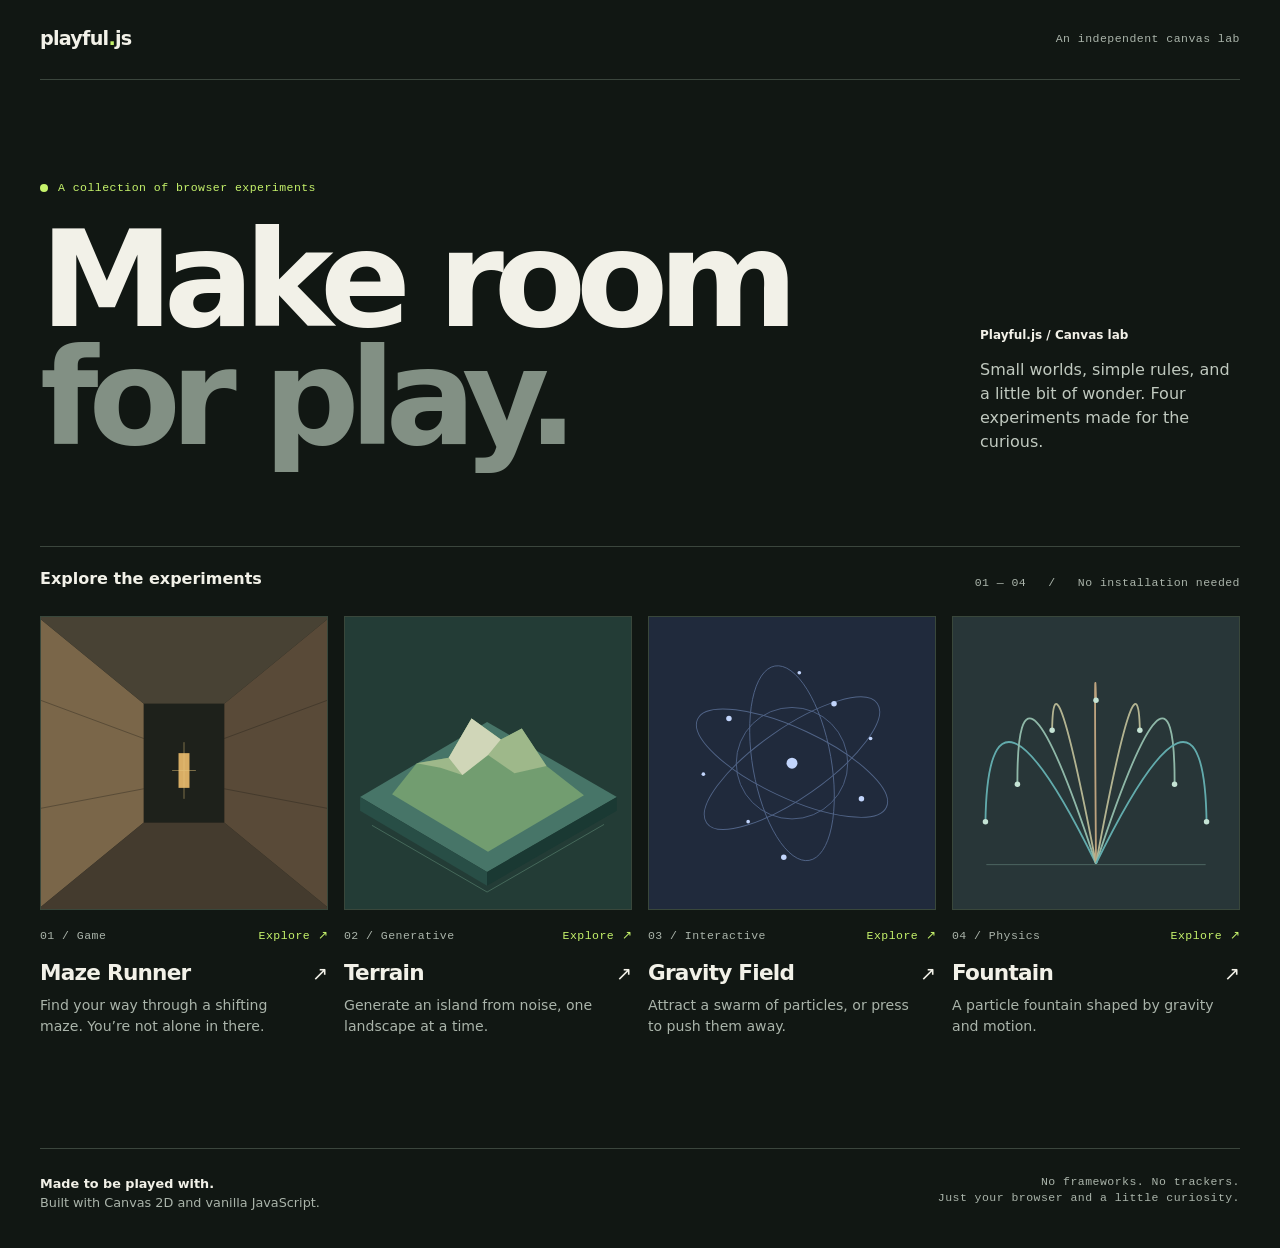
<file: index.html>
<!doctype html>
<html lang="en">
<head>
  <meta charset="utf-8">
  <meta name="viewport" content="width=device-width, initial-scale=1">
  <meta name="description" content="A collection of dependency-free canvas experiments: a raycaster, procedural terrain and particle simulations.">
  <meta name="theme-color" content="#111713">
  <title>Playful.js — Canvas experiments</title>
  <style>
    :root{color-scheme:dark;--bg:#111713;--surface:#1a211c;--ink:#f2f1e8;--muted:#aab4aa;--line:#3b463d;--accent:#c6f36b}*{box-sizing:border-box}html{scroll-behavior:smooth}body{margin:0;background:var(--bg);color:var(--ink);font:16px/1.5 system-ui,-apple-system,BlinkMacSystemFont,"Segoe UI",sans-serif}a{color:inherit}a:focus-visible{outline:2px solid var(--accent);outline-offset:5px}.shell{width:min(1376px,calc(100% - 80px));margin:auto}.topbar{height:80px;display:flex;align-items:center;justify-content:space-between;border-bottom:1px solid var(--line)}.brand{font-weight:750;letter-spacing:-.04em;font-size:1.2rem;text-decoration:none}.brand span{color:var(--accent)}.top-note,.mono{font:500 .72rem/1.4 ui-monospace,SFMono-Regular,Consolas,monospace;letter-spacing:.04em}.top-note{color:var(--muted)}.hero{display:grid;grid-template-columns:1fr 260px;gap:40px;padding:100px 0 88px;align-items:end}.kicker{display:flex;align-items:center;gap:10px;color:var(--accent);margin:0 0 25px}.kicker:before{content:"";width:8px;height:8px;background:var(--accent);border-radius:50%}h1{font-size:clamp(4.5rem,10.5vw,9.5rem);line-height:.88;letter-spacing:-.075em;font-weight:600;margin:0}h1 span{color:#829084}.intro{font-size:1rem;color:#c0c9bf;max-width:250px;margin:0 0 4px}.intro strong{display:block;color:var(--ink);font-size:.75rem;margin-bottom:14px;font-weight:600}.section-head{display:flex;justify-content:space-between;align-items:end;border-top:1px solid var(--line);padding:20px 0 25px}.section-head h2{font-size:1rem;margin:0;font-weight:600}.section-head p{color:var(--muted);margin:0}.grid{display:grid;grid-template-columns:repeat(4,minmax(0,1fr));gap:16px}.card{text-decoration:none;min-width:0;display:block}.art{height:clamp(200px,23vw,320px);position:relative;overflow:hidden;background:#29352c;border:1px solid #39473b;transition:border-color .2s}.card:hover .art{border-color:#9daf92}.art svg{width:100%;height:100%;display:block;transition:transform .4s ease}.card:hover svg{transform:scale(1.035)}.card-meta{display:flex;justify-content:space-between;color:var(--muted);margin-top:18px}.card-meta span:last-child{color:var(--accent)}.card-title{display:flex;justify-content:space-between;align-items:baseline;gap:8px;margin:13px 0 5px}.card-title h3{margin:0;font-size:1.35rem;letter-spacing:-.035em;font-weight:600}.arrow{font-size:1.2rem;transition:transform .2s}.card:hover .arrow{transform:translate(3px,-3px)}.card p{color:var(--muted);font-size:.88rem;line-height:1.55;margin:0;max-width:270px}.bottom{margin-top:110px;padding:25px 0 35px;border-top:1px solid var(--line);display:flex;justify-content:space-between;gap:24px;color:var(--muted);font-size:.8rem}.bottom strong{color:var(--ink);font-weight:600}.bottom p{margin:0}.bottom .mono{text-align:right}@media(max-width:900px){.shell{width:calc(100% - 48px)}.hero{padding:75px 0 65px}.grid{grid-template-columns:repeat(2,minmax(0,1fr));gap:36px 16px}.art{height:280px}}@media(max-width:600px){.shell{width:calc(100% - 36px)}.topbar{height:64px}.top-note{font-size:.65rem}.hero{display:block;padding:70px 0 56px}.intro{max-width:340px;margin-top:30px}.section-head p{font-size:.65rem}.grid{grid-template-columns:1fr;gap:34px}.art{height:260px}.bottom{margin-top:70px;display:block}.bottom .mono{text-align:left;margin-top:20px}}@media(prefers-reduced-motion:reduce){html{scroll-behavior:auto}*,*:before,*:after{transition:none!important}}
  </style>
</head>
<body>
<div class="shell">
  <nav class="topbar" aria-label="Site"><a class="brand" href="./">playful<span>.</span>js</a><span class="top-note">An independent canvas lab</span></nav>
  <header class="hero"><div><p class="kicker mono">A collection of browser experiments</p><h1>Make room<br><span>for play.</span></h1></div><p class="intro"><strong>Playful.js / Canvas lab</strong>Small worlds, simple rules, and a little bit of wonder. Four experiments made for the curious.</p></header>
  <main><div class="section-head"><h2>Explore the experiments</h2><p class="mono">01 — 04 &nbsp; / &nbsp; No installation needed</p></div>
    <section class="grid" aria-label="Experiments">
      <a class="card" href="raycaster/"><div class="art" aria-hidden="true"><svg viewBox="0 0 320 320" preserveAspectRatio="xMidYMid slice"><rect width="320" height="320" fill="#352f25"/><path d="M0 0h320v320H0z" fill="#29271f"/><path d="M0 0l116 95v130L0 320z" fill="#7a6649"/><path d="M320 0L204 95v130l116 95z" fill="#594a38"/><path d="M0 0h320L204 95h-88z" fill="#484234"/><path d="M0 320h320L204 225h-88z" fill="#443b2e"/><path d="M116 95h88v130h-88z" fill="#1e211b"/><path d="M154 149h12v38h-12z" fill="#d8ad64"/><path d="M160 137v62M147 168h26" stroke="#eac880" opacity=".5"/><path d="M0 90l116 43M0 210l116-22M320 90l-116 43M320 210l-116-22" stroke="#211f19" opacity=".4"/></svg></div><div class="card-meta mono"><span>01 / Game</span><span>Explore ↗</span></div><div class="card-title"><h3>Maze Runner</h3><span class="arrow" aria-hidden="true">↗</span></div><p>Find your way through a shifting maze. You’re not alone in there.</p></a>
      <a class="card" href="terrain/"><div class="art" aria-hidden="true"><svg viewBox="0 0 320 320" preserveAspectRatio="xMidYMid slice"><rect width="320" height="320" fill="#233c36"/><path d="M20 197L159 115l142 82-142 82z" fill="#477568"/><path d="M20 197v15l139 82v-15z" fill="#284e46"/><path d="M301 197v15l-142 82v-15z" fill="#1a3933"/><path d="M55 194l27-34 35-6 25-43 32 23 23-12 27 41 41 32-105 62z" fill="#729d70"/><path d="M82 160l35-6 25-43 32 23 23-12 27 41-35 8-29-20-28 22-24-8z" fill="#9eb88a"/><path d="M117 154l25-43 32 23-14 17-28 22z" fill="#d0d6b8"/><path d="M33 228l126 73 128-74" fill="none" stroke="#8ec5a8" opacity=".35"/></svg></div><div class="card-meta mono"><span>02 / Generative</span><span>Explore ↗</span></div><div class="card-title"><h3>Terrain</h3><span class="arrow" aria-hidden="true">↗</span></div><p>Generate an island from noise, one landscape at a time.</p></a>
      <a class="card" href="particles/"><div class="art" aria-hidden="true"><svg viewBox="0 0 320 320" preserveAspectRatio="xMidYMid slice"><rect width="320" height="320" fill="#202a3c"/><g fill="none" stroke="#809dd1" opacity=".5"><ellipse cx="160" cy="160" rx="114" ry="38" transform="rotate(-35 160 160)"/><ellipse cx="160" cy="160" rx="114" ry="38" transform="rotate(25 160 160)"/><ellipse cx="160" cy="160" rx="108" ry="43" transform="rotate(80 160 160)"/><circle cx="160" cy="160" r="61"/></g><g fill="#c2d5fc"><circle cx="160" cy="160" r="6"/><circle cx="91" cy="111" r="3"/><circle cx="236" cy="199" r="3"/><circle cx="112" cy="224" r="2"/><circle cx="206" cy="95" r="3"/><circle cx="246" cy="133" r="2"/><circle cx="63" cy="172" r="2"/><circle cx="168" cy="61" r="2"/><circle cx="151" cy="263" r="3"/></g></svg></div><div class="card-meta mono"><span>03 / Interactive</span><span>Explore ↗</span></div><div class="card-title"><h3>Gravity Field</h3><span class="arrow" aria-hidden="true">↗</span></div><p>Attract a swarm of particles, or press to push them away.</p></a>
      <a class="card" href="particles2/"><div class="art" aria-hidden="true"><svg viewBox="0 0 320 320" preserveAspectRatio="xMidYMid slice"><rect width="320" height="320" fill="#283638"/><g fill="none" stroke-width="2" opacity=".8"><path d="M160 270Q42 29 39 224" stroke="#71c9ca"/><path d="M160 270Q73 4 74 183" stroke="#a9d9c4"/><path d="M160 270Q113 24 112 124" stroke="#d6d4a8"/><path d="M160 270Q158 11 160 91" stroke="#e3bf91"/><path d="M160 270Q206 24 208 124" stroke="#d6d4a8"/><path d="M160 270Q247 4 246 183" stroke="#a9d9c4"/><path d="M160 270Q278 29 281 224" stroke="#71c9ca"/></g><g fill="#c5e4d5"><circle cx="39" cy="224" r="3"/><circle cx="74" cy="183" r="3"/><circle cx="112" cy="124" r="3"/><circle cx="160" cy="91" r="3"/><circle cx="208" cy="124" r="3"/><circle cx="246" cy="183" r="3"/><circle cx="281" cy="224" r="3"/></g><path d="M40 271h240" stroke="#769b91" opacity=".5"/></svg></div><div class="card-meta mono"><span>04 / Physics</span><span>Explore ↗</span></div><div class="card-title"><h3>Fountain</h3><span class="arrow" aria-hidden="true">↗</span></div><p>A particle fountain shaped by gravity and motion.</p></a>
    </section>
  </main><footer class="bottom"><p><strong>Made to be played with.</strong><br>Built with Canvas 2D and vanilla JavaScript.</p><p class="mono">No frameworks. No trackers.<br>Just your browser and a little curiosity.</p></footer>
</div>
</body>
</html>
</file>
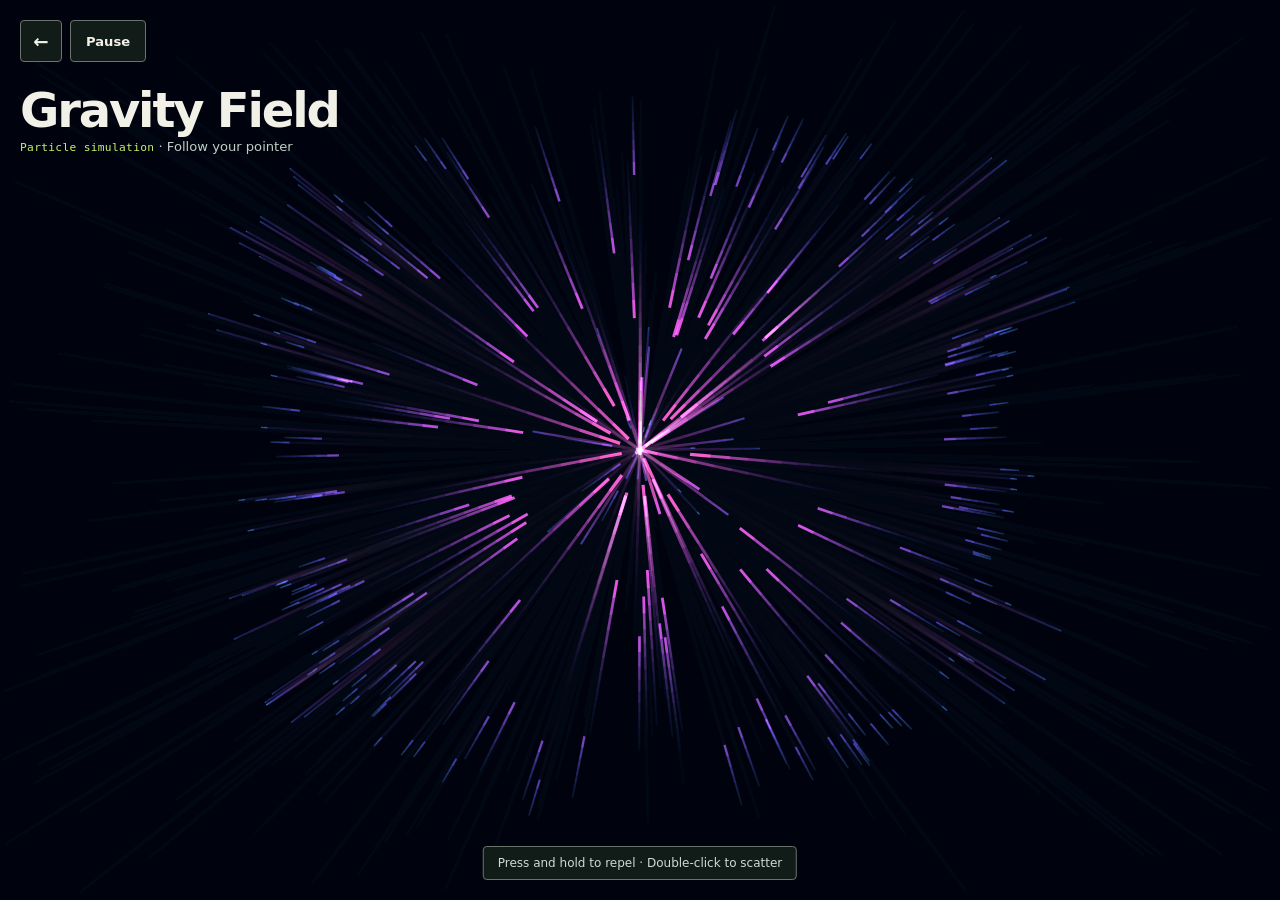
<file: particles/index.html>
<!doctype html>
<html lang="en">
<head><meta charset="utf-8"><meta name="viewport" content="width=device-width,initial-scale=1,viewport-fit=cover"><meta name="theme-color" content="#050612"><meta name="description" content="An interactive luminous particle field."><title>Gravity Field — Playful.js</title>
<link rel="stylesheet" href="../demo.css"></head>
<body><canvas id="display" aria-label="Interactive particle field"></canvas><div class="ui"><div class="buttons"><a href="../" aria-label="Back to gallery">←</a><button id="toggle" type="button" aria-label="Pause animation">Pause</button></div><h1>Gravity Field</h1><p><span class="badge">Particle simulation</span> · Follow your pointer</p></div><div class="tip">Press and hold to repel · Double-click to scatter</div>
<script>
'use strict';
const canvas=document.getElementById('display'),ctx=canvas.getContext('2d',{alpha:false});let w,h,dpr,particles=[],pointer={x:0,y:0,down:false,active:false},last=0,running=true;
function resize(){dpr=Math.min(devicePixelRatio||1,2);w=innerWidth;h=innerHeight;canvas.width=w*dpr;canvas.height=h*dpr;ctx.setTransform(dpr,0,0,dpr,0,0);if(!pointer.active){pointer.x=w/2;pointer.y=h/2}if(!particles.length)for(let i=0;i<Math.min(420,Math.max(180,w*h/3500));i++){let x=Math.random()*w,y=Math.random()*h;particles.push({x,y,px:x,py:y});}}
function locate(e){const r=canvas.getBoundingClientRect();pointer.x=e.clientX-r.left;pointer.y=e.clientY-r.top;pointer.active=true}
canvas.addEventListener('pointermove',locate,{passive:true});canvas.addEventListener('pointerdown',e=>{locate(e);pointer.down=true;canvas.setPointerCapture(e.pointerId)});canvas.addEventListener('pointerup',()=>pointer.down=false);canvas.addEventListener('pointercancel',()=>pointer.down=false);canvas.addEventListener('dblclick',()=>particles.forEach(p=>{p.px=p.x+(Math.random()-.5)*60;p.py=p.y+(Math.random()-.5)*60}));addEventListener('resize',resize);resize();
document.getElementById('toggle').addEventListener('click',function(){running=!running;this.textContent=running?'Pause':'Resume';this.setAttribute('aria-label',running?'Pause animation':'Resume animation');last=0});
function frame(t){requestAnimationFrame(frame);if(document.hidden||!running){last=0;return}const dt=Math.min(2,(t-last)/16.67||1);last=t;ctx.globalCompositeOperation='source-over';ctx.fillStyle='rgba(5,6,18,.18)';ctx.fillRect(0,0,w,h);ctx.globalCompositeOperation='lighter';for(const p of particles){let vx=(p.x-p.px)*.985,vy=(p.y-p.py)*.985,dx=pointer.x-p.x,dy=pointer.y-p.y,dist=Math.hypot(dx,dy)||1,force=(pointer.down?-5.2:1.05)*dt;p.px=p.x;p.py=p.y;p.x+=vx+(dx/dist)*force;p.y+=vy+(dy/dist)*force;if(p.x<-30||p.x>w+30||p.y<-30||p.y>h+30){p.x=Math.max(0,Math.min(w,p.x));p.y=Math.max(0,Math.min(h,p.y));p.px=p.x;p.py=p.y}const speed=Math.min(20,Math.hypot(vx,vy));ctx.strokeStyle=`hsla(${205+speed*6},100%,68%,${.3+speed/30})`;ctx.lineWidth=1.2+speed/10;ctx.beginPath();ctx.moveTo(p.px,p.py);ctx.lineTo(p.x,p.y);ctx.stroke()}}
requestAnimationFrame(frame);
</script></body></html>
</file>
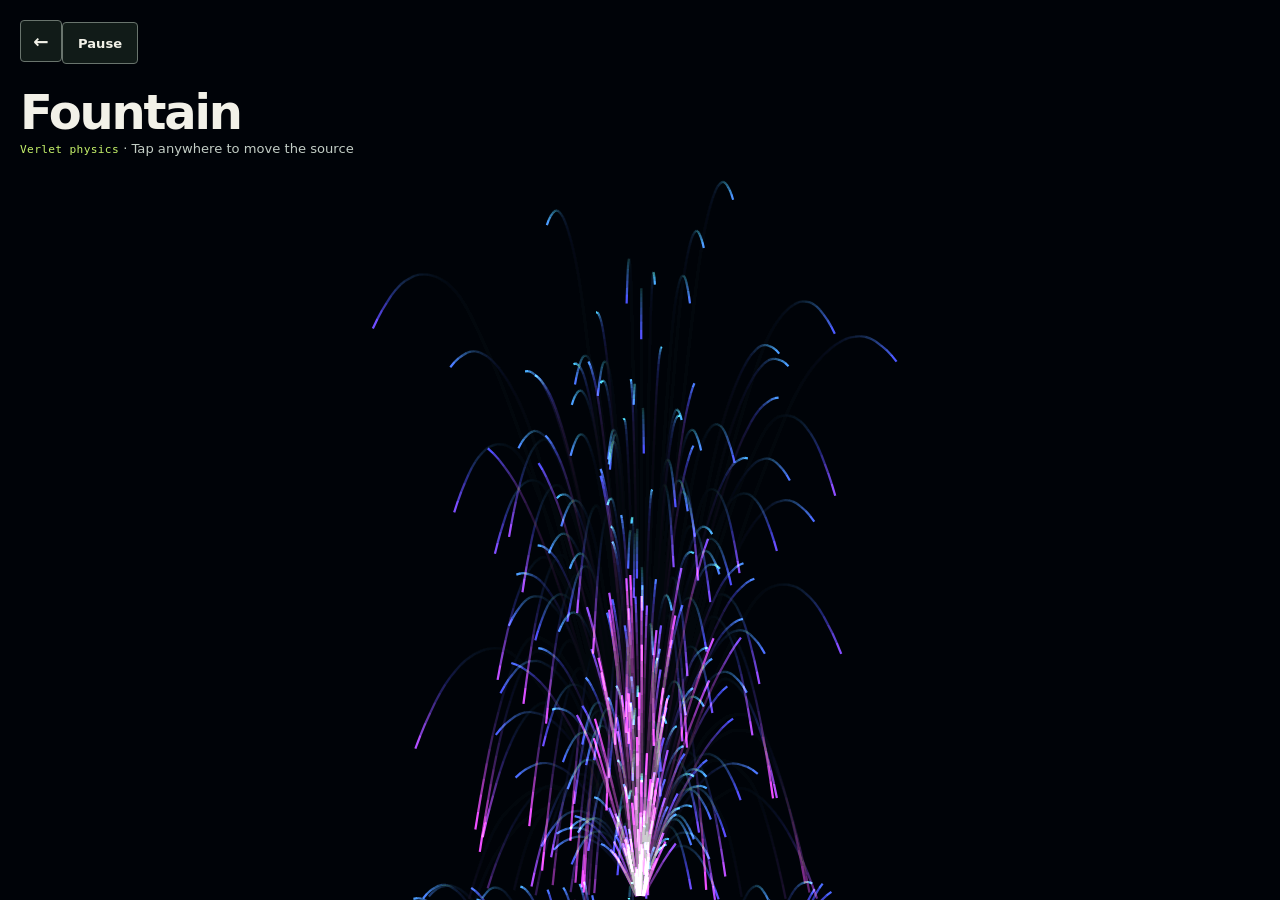
<file: particles2/index.html>
<!doctype html>
<html lang="en"><head><meta charset="utf-8"><meta name="viewport" content="width=device-width,initial-scale=1,viewport-fit=cover"><meta name="theme-color" content="#03070c"><meta name="description" content="A colorful Verlet particle fountain."><title>Particle Fountain — Playful.js</title><link rel="stylesheet" href="../demo.css"></head><body><canvas id="display" aria-label="Particle fountain"></canvas><div class="ui"><a href="../" aria-label="Back to gallery">←</a><button id="toggle" aria-label="Pause animation">Pause</button><h1>Fountain</h1><p><span class="badge">Verlet physics</span> · Tap anywhere to move the source</p></div><script>
'use strict';const canvas=document.getElementById('display'),ctx=canvas.getContext('2d',{alpha:false});let w,h,dpr,last=0,running=true,source={x:0,y:0},drops=[];
function resize(){dpr=Math.min(devicePixelRatio||1,2);w=innerWidth;h=innerHeight;canvas.width=w*dpr;canvas.height=h*dpr;ctx.setTransform(dpr,0,0,dpr,0,0);source.x=source.x||w/2;source.y=h-4}addEventListener('resize',resize);resize();
canvas.addEventListener('pointerdown',e=>{source.x=e.clientX;source.y=e.clientY;for(let i=0;i<30;i++)emit()});document.getElementById('toggle').onclick=e=>{running=!running;e.currentTarget.textContent=running?'Pause':'Resume';e.currentTarget.setAttribute('aria-label',running?'Pause animation':'Resume animation')};
function emit(){if(drops.length>=650)drops.shift();const p={x:source.x+(Math.random()-.5)*8,y:source.y,px:source.x+(Math.random()-.5)*5,py:source.y+Math.random()*18+10,life:1};drops.push(p)}
function frame(t){requestAnimationFrame(frame);const dt=Math.min(2,(t-last)/16.67||1);last=t;if(!running||document.hidden)return;ctx.fillStyle='rgba(3,7,12,.2)';ctx.fillRect(0,0,w,h);ctx.globalCompositeOperation='lighter';for(let j=0;j<Math.ceil(4*dt);j++)emit();for(let i=drops.length-1;i>=0;i--){const p=drops[i],vx=(p.x-p.px)*.998,vy=(p.y-p.py)*.998;p.px=p.x;p.py=p.y;p.x+=vx;p.y+=vy+.28*dt*dt;if(p.y>h){p.y=h;p.py=h+vy*.42;p.life-=.025}if(p.x<0||p.x>w){p.x=Math.max(0,Math.min(w,p.x));p.px=p.x+vx*.5}const speed=Math.hypot(vx,vy);ctx.strokeStyle=`hsla(${185+Math.min(110,speed*7)},100%,65%,${Math.max(.12,p.life)})`;ctx.lineWidth=2.2;ctx.beginPath();ctx.moveTo(p.px,p.py);ctx.lineTo(p.x,p.y);ctx.stroke();if(p.life<=0)drops.splice(i,1)}ctx.globalCompositeOperation='source-over'}requestAnimationFrame(frame);
</script></body></html>
</file>
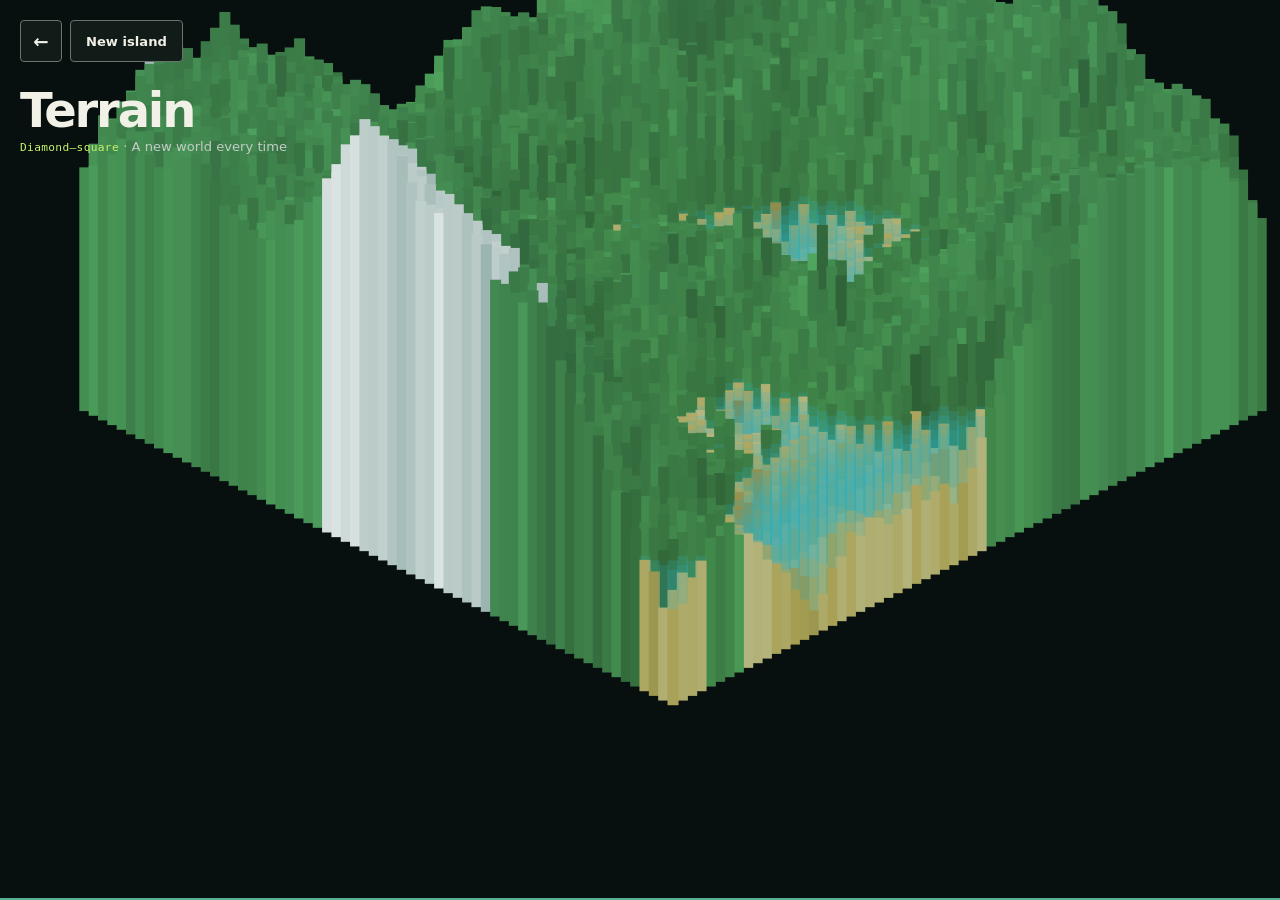
<file: terrain/index.html>
<!doctype html>
<html lang="en"><head><meta charset="utf-8"><meta name="viewport" content="width=device-width,initial-scale=1,viewport-fit=cover"><meta name="theme-color" content="#07100f"><meta name="description" content="Procedurally generated isometric terrain."><title>Terrain — Playful.js</title><link rel="stylesheet" href="../demo.css"></head><body><canvas id="display" aria-label="Procedural isometric island"></canvas><div class="ui"><div class="buttons"><a href="../" aria-label="Back to gallery">←</a><button id="generate">New island</button></div><h1>Terrain</h1><p><span class="badge">Diamond–square</span> · A new world every time</p></div><script>
'use strict';const canvas=document.getElementById('display'),ctx=canvas.getContext('2d',{alpha:false});let w,h,dpr,map,size=65,max=size-1,phase=0,lastDraw=0;
function at(x,y){return x<0||y<0||x>max||y>max?null:map[x+y*size]}function set(x,y,v){map[x+y*size]=v}
function generate(){map=new Float32Array(size*size);set(0,0,max*.7);set(max,0,max*.35);set(max,max,max*.15);set(0,max,max*.45);for(let step=max;step>1;step/=2){const half=step/2,scale=step*.72;for(let y=half;y<max;y+=step)for(let x=half;x<max;x+=step){set(x,y,(at(x-half,y-half)+at(x+half,y-half)+at(x-half,y+half)+at(x+half,y+half))/4+(Math.random()*2-1)*scale)}for(let y=0;y<=max;y+=half)for(let x=(y+half)%step;x<=max;x+=step){const vals=[at(x,y-half),at(x+half,y),at(x,y+half),at(x-half,y)].filter(v=>v!==null);set(x,y,vals.reduce((a,b)=>a+b,0)/vals.length+(Math.random()*2-1)*scale)}}phase+=1}
function resize(){dpr=Math.min(devicePixelRatio||1,1.6);w=innerWidth;h=innerHeight;canvas.width=w*dpr;canvas.height=h*dpr;ctx.setTransform(dpr,0,0,dpr,0,0);draw(performance.now())}addEventListener('resize',resize);document.getElementById('generate').onclick=()=>{generate();draw(performance.now())};
function draw(t){lastDraw=t;ctx.fillStyle='#07100f';ctx.fillRect(0,0,w,h);const scale=Math.min(w/85,h/55),ox=w*.5+Math.sin(t/5000+phase)*w*.025,oy=h*.13,water=max*.27;for(let y=0;y<max;y++)for(let x=0;x<max;x++){const v=at(x,y),slope=at(x+1,y)-v,px=ox+(x-y)*scale*.62,base=oy+(x+y)*scale*.31,py=base-v*scale*.52;let light=Math.max(35,Math.min(85,58+slope*3));ctx.fillStyle=v<water?`hsl(42 55% ${light}%)`:v>max*.69?`hsl(170 14% ${Math.min(92,light+20)}%)`:`hsl(${125+v*.18} 35% ${light*.68}%)`;ctx.fillRect(px,py,Math.ceil(scale*.7),Math.max(1,base-py));if(v<water){const wy=base-water*scale*.52;ctx.fillStyle='rgba(45,174,190,.2)';ctx.fillRect(px,wy,Math.ceil(scale*.7),Math.max(1,base-wy))}}ctx.fillStyle='rgba(120,246,210,.7)';ctx.fillRect(0,h-2,w,2)}generate();resize();
</script></body></html>
</file>
<file: demo.css>
/* Shared, quiet controls for the canvas experiments. */
:root{color-scheme:dark}*{box-sizing:border-box}html,body{margin:0;width:100%;height:100%;overflow:hidden;color:#f2f1e8;font-family:system-ui,-apple-system,BlinkMacSystemFont,"Segoe UI",sans-serif}canvas{display:block;width:100%;height:100%;touch-action:none}.ui{position:fixed;top:max(20px,env(safe-area-inset-top));left:max(20px,env(safe-area-inset-left));pointer-events:none}.buttons{display:flex;gap:8px}.ui a,.ui button{pointer-events:auto;height:42px;min-width:42px;padding:0 15px;border:1px solid #69746d;background:#111b18;color:#f2f1e8;border-radius:4px;display:inline-flex;align-items:center;justify-content:center;text-decoration:none;font:600 .82rem system-ui,sans-serif;cursor:pointer}.ui a{padding:0;font-size:1.15rem}.ui button:hover,.ui a:hover{background:#e4ebdd;color:#142019}.ui button:focus-visible,.ui a:focus-visible{outline:2px solid #c6f36b;outline-offset:3px}h1{margin:24px 0 5px;font-size:clamp(1.8rem,4vw,3rem);line-height:1;letter-spacing:-.045em;font-weight:650}.ui p{margin:0;color:#c2cdc5;font-size:.82rem}.badge{color:#c6f36b;font:500 .7rem ui-monospace,monospace;letter-spacing:.03em}.tip{position:fixed;bottom:max(20px,env(safe-area-inset-bottom));left:50%;transform:translateX(-50%);padding:9px 14px;background:#111b18;border:1px solid #69746d;border-radius:4px;color:#d0dad1;font-size:.75rem;pointer-events:none;text-align:center;max-width:calc(100% - 32px)}@media(max-width:500px){.ui{top:16px;left:16px}.tip{width:max-content;max-width:calc(100% - 32px)}}@media(prefers-reduced-motion:reduce){*,*:before,*:after{transition:none!important}}
</file>
